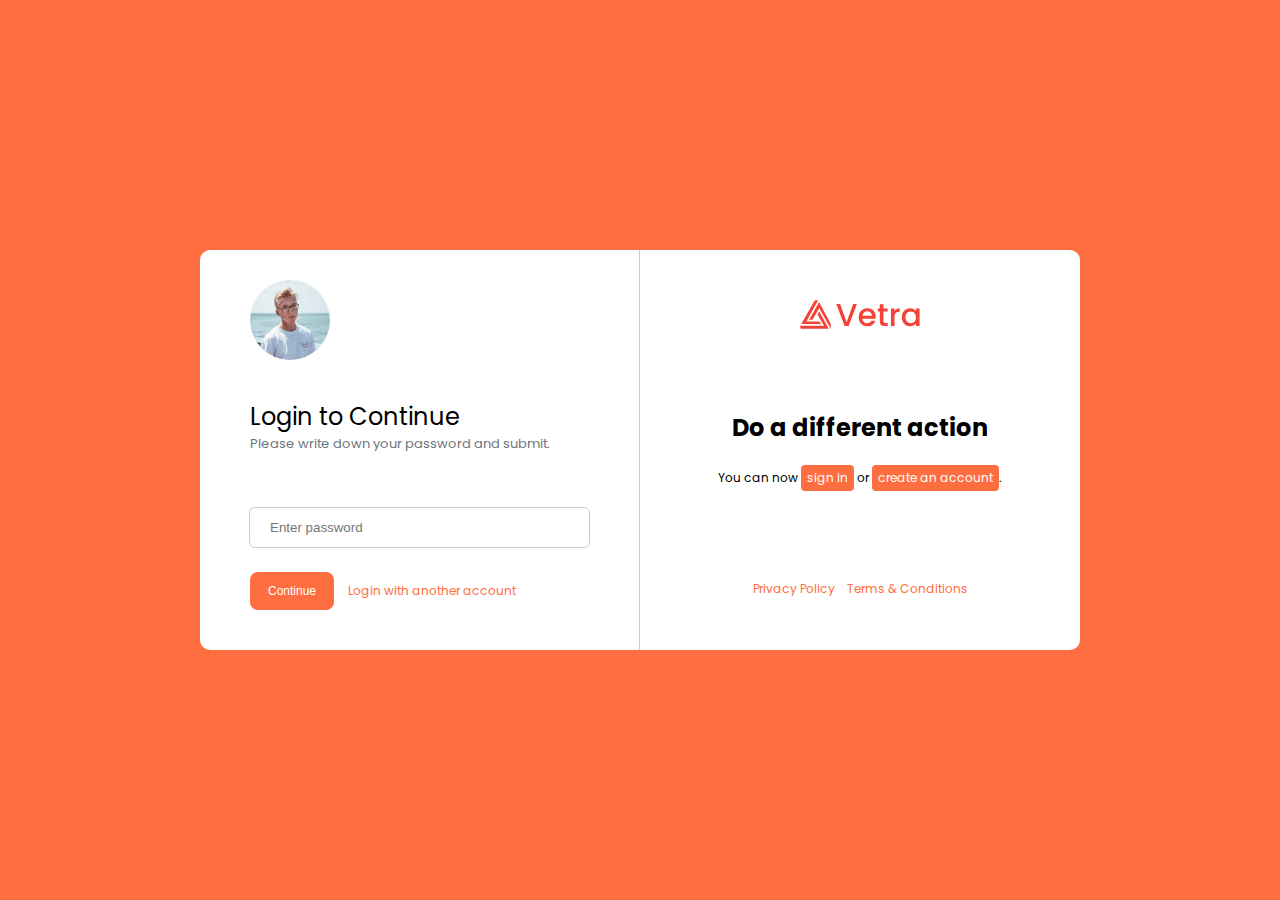
<file: lock_sceen.html>
<!DOCTYPE html>
<html lang="en">

<head>
    <meta charset="UTF-8">
    <meta http-equiv="X-UA-Compatible" content="IE=edge">
    <meta name="viewport" content="width=device-width, initial-scale=1.0">
    <title>Lock Screen | Vetra</title>

    <link rel="stylesheet" href="https://cdn.jsdelivr.net/npm/bootstrap-icons@1.8.3/font/bootstrap-icons.css">
    <link rel="stylesheet" href="vendors/css/auth.css">
</head>

<body>
    <section class="container lock-screen">
        <div class="auth-side">
            <div class="logo mobile">
                <img src="assets/logo.svg" alt="Vetra">
            </div>
            <div class="auth-avatar">
                <img src="assets/users/man_avatar3.jpg" alt="Vetra">
            </div>
            <div class="auth-title">
                <h2>Login to Continue</h2>
                <p>Please write down your password and submit.</p>
            </div>
            <form class="auth-form" action="" method="post">
                <input type="password" name="password" placeholder="Enter password">
                <button class="auth-btn" type="submit">Continue</button>
                <a href="#" class="other-account">Login with another account</a>
            </form>
            <div class="redirect">
                <p>
                    You can now
                    <a href="#">sign in</a>
                    or
                    <a href="#">create an account</a>.
                </p>
            </div>
        </div>
        <div class="welcome-side">
            <div class="logo">
                <img src="assets/logo.svg" alt="Vetra">
            </div>
            <div class="welcome-content">
                <h3>Do a different action</h3>
                <p class="different-action">You can now
                    <a href="#">sign in</a>
                    or
                    <a href="#">create an account</a>.
                </p>
            </div>
            <div class="welcome-footer">
                <a href="#">Privacy Policy</a>
                <a href="#">Terms & Conditions</a>
            </div>
        </div>
    </section>
</body>

</html>
</file>
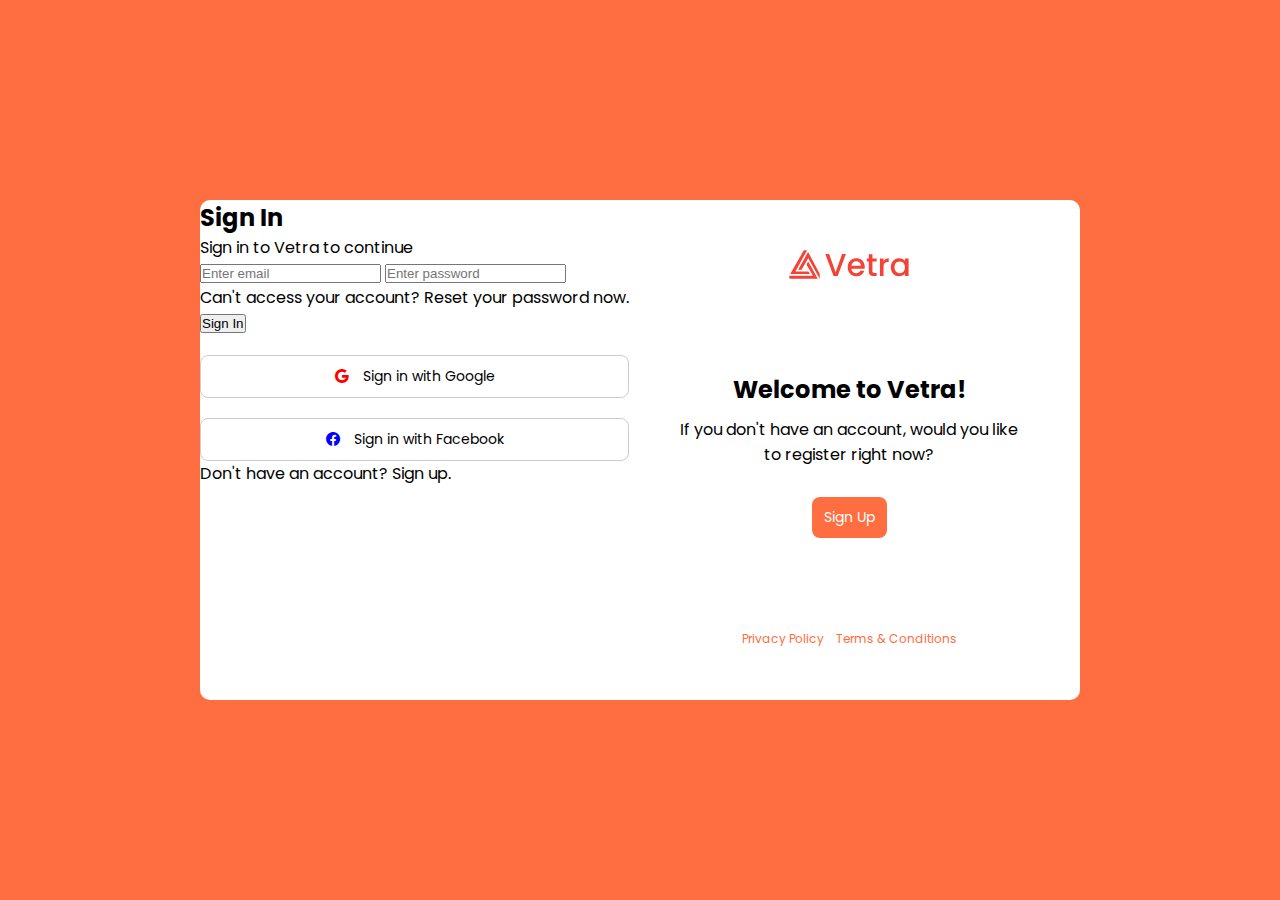
<file: login.html>
<!DOCTYPE html>
<html lang="en">
<head>
    <meta charset="UTF-8">
    <meta http-equiv="X-UA-Compatible" content="IE=edge">
    <meta name="viewport" content="width=device-width, initial-scale=1.0">
    <title>Login | Vetra</title>

    <link rel="stylesheet" href="https://cdn.jsdelivr.net/npm/bootstrap-icons@1.8.3/font/bootstrap-icons.css">
    <link rel="stylesheet" href="vendors/css/auth.css">
</head>
<body>
    <section class="container">
        <div class="login-side">
            <div class="login-title">
                <h2>Sign In</h2>
                <p>Sign in to Vetra to continue</p>
            </div>
            <form class="login-form" action="" method="post">
                <input type="email" name="email" placeholder="Enter email">
                <input type="password" name="password" placeholder="Enter password">
                <p>Can't access your account? 
                    <a href="#">Reset your password now.</a>
                </p>
                <button class="login-btn" type="submit">Sign In</button>
            </form>
            <div class="sign-method">
                <a href="#">
                    <i class="bi bi-google"></i>
                    Sign in with Google
                </a>
                <a href="#">
                    <i class="bi bi-facebook"></i>
                    Sign in with Facebook
                </a> 
            </div>
            <div class="sign-up mobile">
                <p>
                    Don't have an account?   
                    <a href="#">Sign up</a>.
                </p>
            </div>
        </div>
        <div class="welcome-side">
            <div class="welcome-header logo">
                <img src="/assets/logo.svg" alt="Vetra">
            </div>
            <div class="welcome-content">
                <h3>Welcome to Vetra!</h3>
                <p>If you don't have an account, would you like to register right now?
                </p>
                <a href="javascrip:" class="sign-up btn">Sign Up</a>
            </div>
            <div class="welcome-footer">
                <a href="#">Privacy Policy</a>
                <a href="#">Terms & Conditions</a>
            </div>
        </div>
    </section>
</body>
</html>
</file>
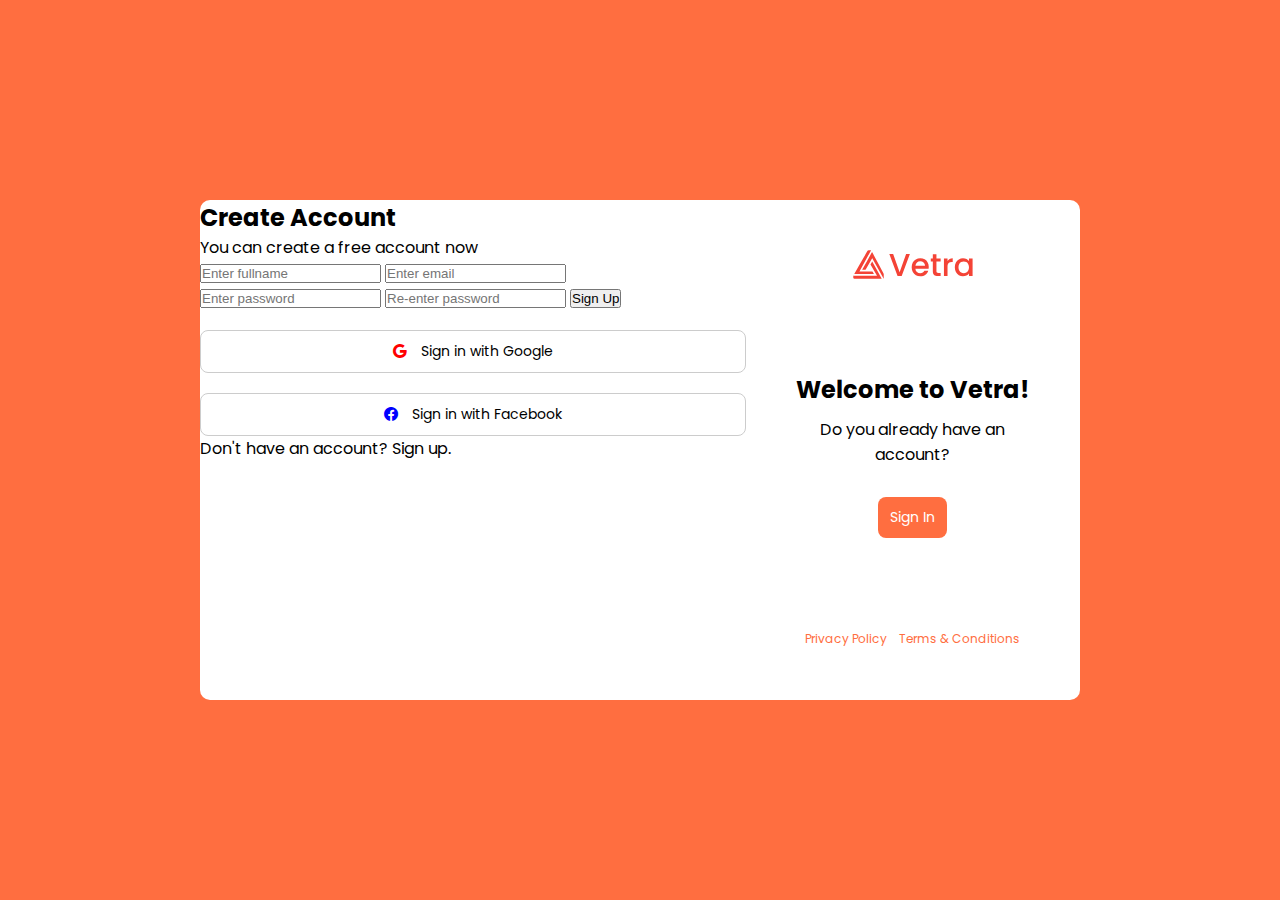
<file: register.html>
<!DOCTYPE html>
<html lang="en">
<head>
    <meta charset="UTF-8">
    <meta http-equiv="X-UA-Compatible" content="IE=edge">
    <meta name="viewport" content="width=device-width, initial-scale=1.0">
    <title>Register | Vetra</title>

    <link rel="stylesheet" href="https://cdn.jsdelivr.net/npm/bootstrap-icons@1.8.3/font/bootstrap-icons.css">
    <link rel="stylesheet" href="vendors/css/auth.css">
</head>
<body>
    <section class="container full">
        <div class="login-side">
            <div class="logo mobile">
                <img src="/assets/logo.svg" alt="Vetra">
            </div>
            <div class="login-title">
                <h2>Create Account</h2>
                <p>You can create a free account now</p>
            </div>
            <form class="login-form" action="" method="post">
                <input type="text" name="fullname" placeholder="Enter fullname">
                <input type="email" name="email" placeholder="Enter email">
                <input type="password" name="password" placeholder="Enter password">
                <input type="password" name="confirm-password" placeholder="Re-enter password">
                <button class="login-btn" type="submit">Sign Up</button>
            </form>
            <div class="sign-method">
                <a href="#">
                    <i class="bi bi-google"></i>
                    Sign in with Google
                </a>
                <a href="#">
                    <i class="bi bi-facebook"></i>
                    Sign in with Facebook
                </a> 
            </div>
            <div class="sign-up mobile">
                <p>
                    Don't have an account?   
                    <a href="#">Sign up</a>.
                </p>
            </div>
        </div>
        <div class="welcome-side">
            <div class="logo">
                <img src="/assets/logo.svg" alt="Vetra">
            </div>
            <div class="welcome-content">
                <h3>Welcome to Vetra!</h3>
                <p>Do you already have an account?</p>
                <a href="javascrip:" class="sign-up btn">Sign In</a>
            </div>
            <div class="welcome-footer">
                <a href="#">Privacy Policy</a>
                <a href="#">Terms & Conditions</a>
            </div>
        </div>
    </section>
</body>
</html>
</file>
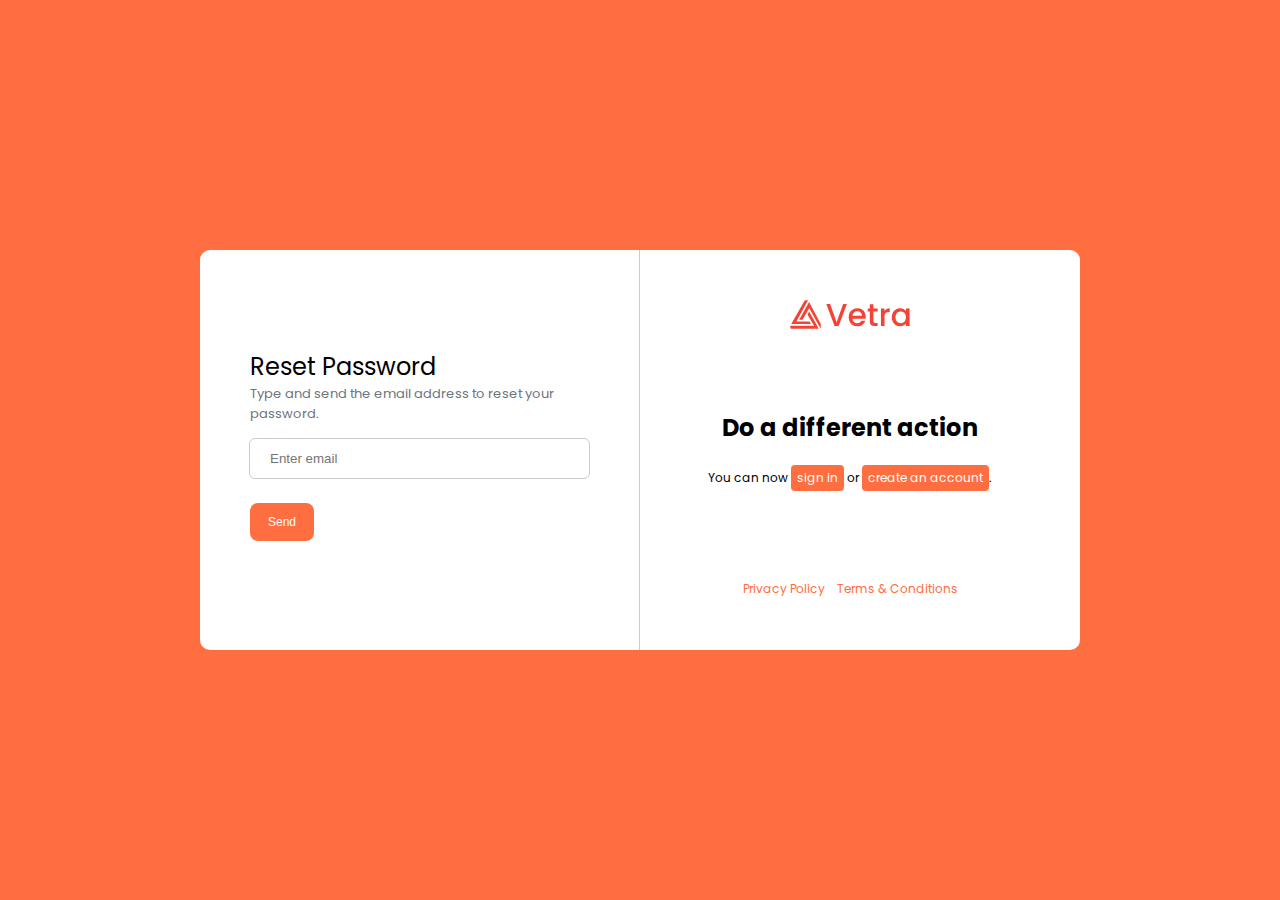
<file: reset_password.html>
<!DOCTYPE html>
<html lang="en">

<head>
    <meta charset="UTF-8">
    <meta http-equiv="X-UA-Compatible" content="IE=edge">
    <meta name="viewport" content="width=device-width, initial-scale=1.0">
    <title>Reset Password | Vetra</title>

    <link rel="stylesheet" href="https://cdn.jsdelivr.net/npm/bootstrap-icons@1.8.3/font/bootstrap-icons.css">
    <link rel="stylesheet" href="vendors/css/auth.css">
</head>

<body>
    <section class="container reset-password">
        <div class="auth-side">
            <div class="logo mobile">
                <img src="assets/logo.svg" alt="Vetra">
            </div>
            <div class="auth-title">
                <h2>Reset Password</h2>
                <p>Type and send the email address to reset your password.</p>
            </div>
            <form class="auth-form" action="" method="post">
                <input type="email" name="email" placeholder="Enter email">
                <button class="auth-btn" type="submit">Send</button>
            </form>
            <div class="redirect">
                <p>
                    You can now
                    <a href="#">sign in</a>
                    or
                    <a href="#">create an account</a>.
                </p>
            </div>
        </div>
        <div class="welcome-side">
            <div class="logo">
                <img src="assets/logo.svg" alt="Vetra">
            </div>
            <div class="welcome-content">
                <h3>Do a different action</h3>
                <p class="different-action">You can now
                    <a href="#">sign in</a>
                    or
                    <a href="#">create an account</a>.
                </p>
            </div>
            <div class="welcome-footer">
                <a href="#">Privacy Policy</a>
                <a href="#">Terms & Conditions</a>
            </div>
        </div>
    </section>
</body>

</html>
</file>
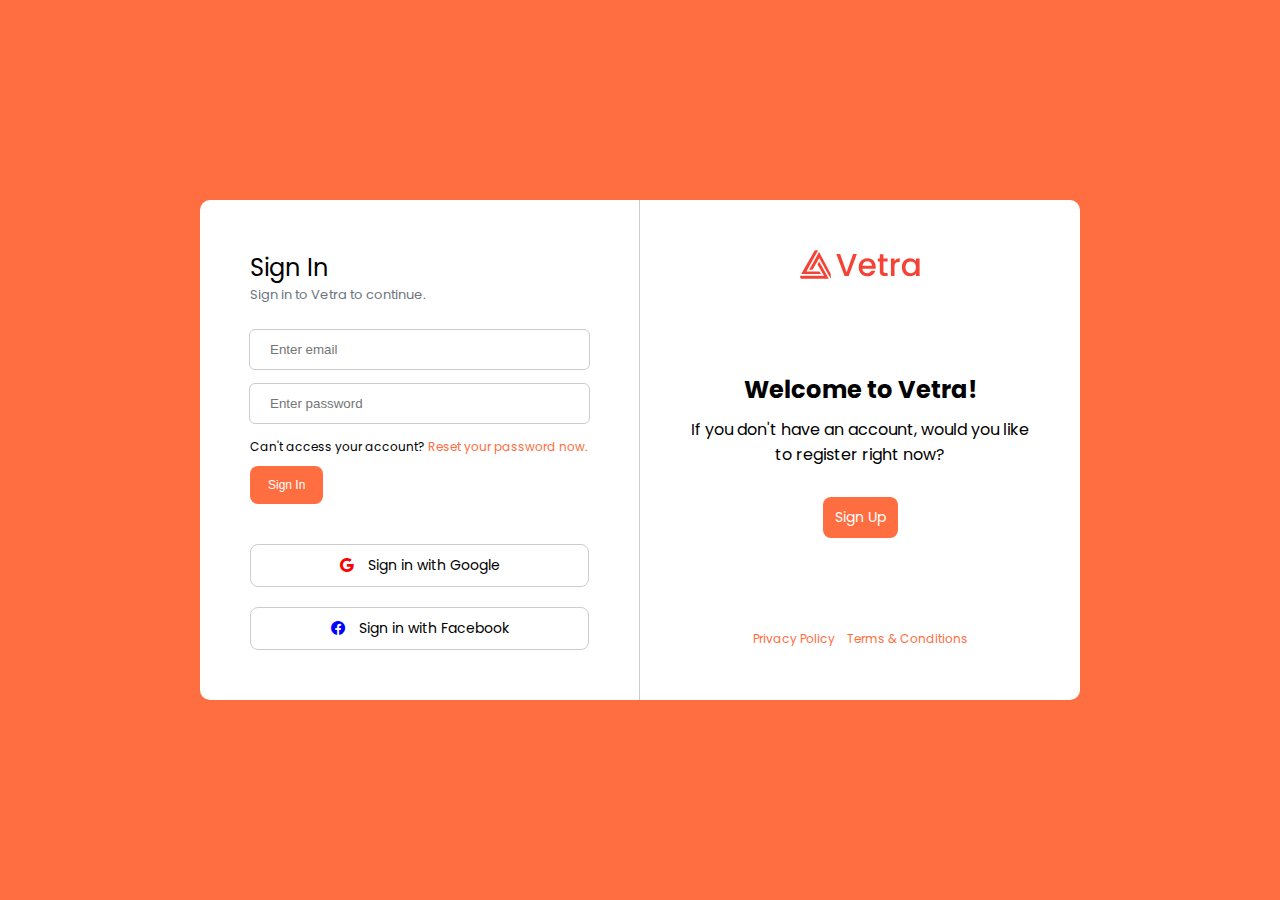
<file: signin.html>
<!DOCTYPE html>
<html lang="en">
<head>
    <meta charset="UTF-8">
    <meta http-equiv="X-UA-Compatible" content="IE=edge">
    <meta name="viewport" content="width=device-width, initial-scale=1.0">
    <title>Login | Vetra</title>

    <link rel="stylesheet" href="https://cdn.jsdelivr.net/npm/bootstrap-icons@1.8.3/font/bootstrap-icons.css">
    <link rel="stylesheet" href="vendors/css/auth.css">
</head>
<body>
    <section class="container login">
        <div class="auth-side">
            <div class="logo mobile">
                <img src="assets/logo.svg" alt="Vetra">
            </div>
            <div class="auth-title">
                <h2>Sign In</h2>
                <p>Sign in to Vetra to continue.</p>
            </div>
            <form class="auth-form" action="" method="post">
                <input type="email" name="email" placeholder="Enter email">
                <input type="password" name="password" placeholder="Enter password">
                <p>Can't access your account? 
                    <a href="#">Reset your password now.</a>
                </p>
                <button class="auth-btn" type="submit">Sign In</button>
            </form>
            <div class="sign-method">
                <a href="#">
                    <i class="bi bi-google"></i>
                    Sign in with Google
                </a>
                <a href="#">
                    <i class="bi bi-facebook"></i>
                    Sign in with Facebook
                </a> 
            </div>
            <div class="redirect">
                <p>
                    Don't have an account?   
                    <a href="#">Sign up</a>.
                </p>
            </div>
        </div>
        <div class="welcome-side">
            <div class="logo">
                <img src="assets/logo.svg" alt="Vetra">
            </div>
            <div class="welcome-content">
                <h3>Welcome to Vetra!</h3>
                <p>If you don't have an account, would you like to register right now?
                </p>
                <a href="javascrip:" class="sign-up btn">Sign Up</a>
            </div>
            <div class="welcome-footer">
                <a href="#">Privacy Policy</a>
                <a href="#">Terms & Conditions</a>
            </div>
        </div>
    </section>
</body>
</html>
</file>
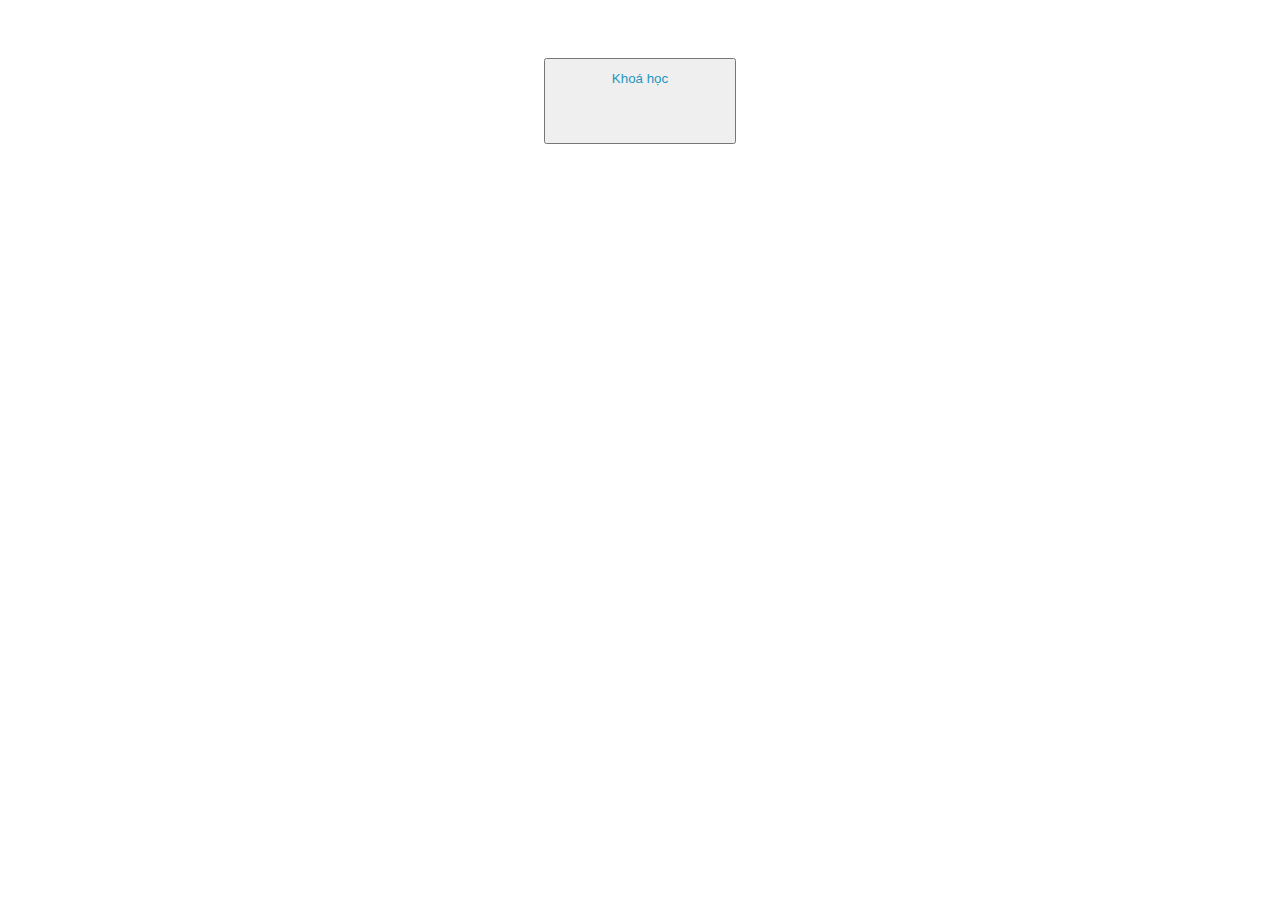
<file: test.html>
<!DOCTYPE html>
<html lang="en">

<head>
    <meta charset="UTF-8">
    <meta http-equiv="X-UA-Compatible" content="IE=edge">
    <meta name="viewport" content="width=device-width, initial-scale=1.0">
    <title>Document</title>

    <style>


        body {
            display: flex;
            justify-content: center;
            padding-top: 50px;
        }

        .menu-open {
            display: flex;
            justify-content: center;
            align-items: center;
            padding: 10px 60px;
            color: #2596be;
            transition: all 0.25s;
        }

        .menu-panel {
            color: #333;
            opacity: 0;
            transition: all 0.25s;
        }

        .menu-panel {
            visibility: hidden;
        }

        .menu:focus-within .menu-panel {
            visibility: visible;
            opacity: 1;
        }
    </style>

</head>

<body>
    <div class="menu">
        <button class="menu-open-group">
            <span class="menu-open">Khoá học</span>
            <div class="menu-panel">
                <div class="panel-item">HTML, CSS, JavaScript</div>
                <div class="panel-item">ReactJS, Redux</div>
                <div class="panel-item">NodeJS, Express</div>
            </div>
        </button>
    </div>
</body>

</html>
</file>
<file: vendors/css/auth.css>
@import url('https://fonts.googleapis.com/css2?family=Poppins:wght@300;400;500;600;700&display=swap');

:root {
    --key: #ff6e40;
    --key-hover: #cc5833;
    --text: #212529;
    --sub-text: #6c757d;
    --border: #ccc;
}

* {
    margin: 0;
    padding: 0;
    box-sizing: border-box;
}

ul li {
    list-style: none;
}

a {
    text-decoration: none;
    color: #000;
}

body {
    height: 100vh;
    display: flex;
    justify-content: center;
    align-items: center;
    background-color: var(--key);
    font-family: "Poppins", sans-serif;
    color: #000;
}

body *::selection {
    background-color: rgba(250, 174, 66, 0.5);
}

.container {
    width: 880px;
    height: 500px;
    background-color: #FFF;
    border-radius: 10px;
    display: flex;
    margin: 0 5%;
}

.container.login {
    height: 500px;
}

.container.register {
    height: 600px;
}

.container.reset-password,
.container.lock-screen {
    height: 400px;
}

.lock-screen .auth-side {
    padding: 30px 50px;
}

.reset-password .auth-side {
    justify-content: center;
}

.auth-side {
    display: flex;
    flex-direction: column;
    justify-content: space-between;
    padding: 50px;
    border-right: 1px solid var(--border);
}

.auth-title h2 {
    font-weight: 400;
}

.auth-title p {
    font-size: 13px;
    color: var(--sub-text);
}

.auth-form input {
    display: block;
    padding: 12px 20px;
    margin: 15px 0;
    width: 100%;
    border-radius: 5px;
    border: none;
    outline: 1px solid var(--border);
}

.auth-form input:focus {
    outline: 2px solid var(--key);
}

.auth-form>p {
    font-size: 12px;
}

.auth-form a {
    color: var(--key);
}

.auth-form a:hover {
    color: var(--key-hover);
}

.auth-form button {
    font-size: 12px;
    padding: 12px 18px;
    border-radius: 8px;
    color: #FFF;
    margin: 10px 10px 10px 0;
    background-color: var(--key);
    border: none;
    cursor: pointer;
    user-select: none;
}

.auth-form button:hover {
    background-color: var(--key-hover);
}

.auth-avatar {
    width: 80px;
    height: 80px;
    border-radius: 50%;
    overflow: hidden;
}

.auth-avatar img {
    width: 100%;
}

.other-account {
    font-size: 12px;
    display: inline-block;
    padding: 12px 0;
    background-color: white;
    border: 0;
}

.different-action {
    font-size: 12px;
}

.different-action > a {
    display: inline-block;
    color: white;
    font-size: 12px;
    padding: 4px 6px;
    border-radius: 4px;
    background-color: var(--key);
}

.different-action > a:hover {
    background-color: var(--key-hover);
}

.sign-method a {
    margin-top: 20px;
    padding: 10px;
    display: block;
    border: 1px solid var(--border);
    border-radius: 8px;
    text-align: center;
    font-size: 14px;
}

.sign-method a:hover {
    border: 1px solid var(--key);
}

.sign-method a i {
    margin-right: 10px;
}

.sign-method .bi-google {
    color: red;
}

.sign-method .bi-facebook {
    color: blue;
}

.auth-side,
.welcome-side {
    width: 50%;
}

.redirect {
    display: none;
    font-size: 12px;
    align-self: center;
    margin-top: 20px;
}

.redirect a {
    color: var(--key);
}

.redirect a:hover {
    color: var(--key-hover);
}

.welcome-side {
    display: flex;
    flex-direction: column;
    justify-content: space-between;
    align-items: center;
    padding: 50px;
}

.logo {
    width: 120px;
}

.logo img {
    width: 100%;
}

.logo.mobile {
    display: none;
}

.reset-password .welcome-side {
    flex-basis: 420px;
}

.welcome-content {
    text-align: center;
}

.welcome-content h3 {
    font-size: 24px;
}

.welcome-content * {
    margin: 10px 0;
}

.btn {
    margin-top: 20px;
}

.welcome-footer a {
    font-size: 12px;
    color: var(--key);
}

.welcome-footer a:hover {
    color: var(--key-hover);
}

.welcome-footer a:not(:last-child) {
    margin-right: 8px;
}

.btn {
    display: inline-block;
    padding: 10px 12px;
    background-color: var(--key);
    border-radius: 8px;
    color: #FFF;
    font-size: 14px;
    user-select: none;
}

.btn:hover {
    background-color: var(--key-hover);
}

@media only screen and (max-width: 768px) {
    .container {
        flex-direction: column;
        width: 500px;
    }

    .container.login {
        height: 600px;
    }

    .container.register {
        height: 650px;
    }

    .container.lock-screen {
        height: 500px;
    }

    .reset-password .auth-side {
        justify-content: space-between;
    }


    .lock-screen .auth-side .auth-avatar {
        align-self: center;
    }

    .lock-screen .auth-side .auth-title p {
        display: none;
    }

    .lock-screen form input {
        margin: unset;
    }

    .auth-side {
        padding: 25px 25px;
        width: 100%;
        height: 100%;
        text-align: center;
        align-items: stretch;
    }

    .auth-form button {
        display: inline-block;
        margin-top: 25px
    }

    .welcome-side {
        display: none;
    }

    .redirect {
        display: block;
    }

    .logo.mobile {
        display: block;
        margin: 0 auto;
    }

}
</file>
